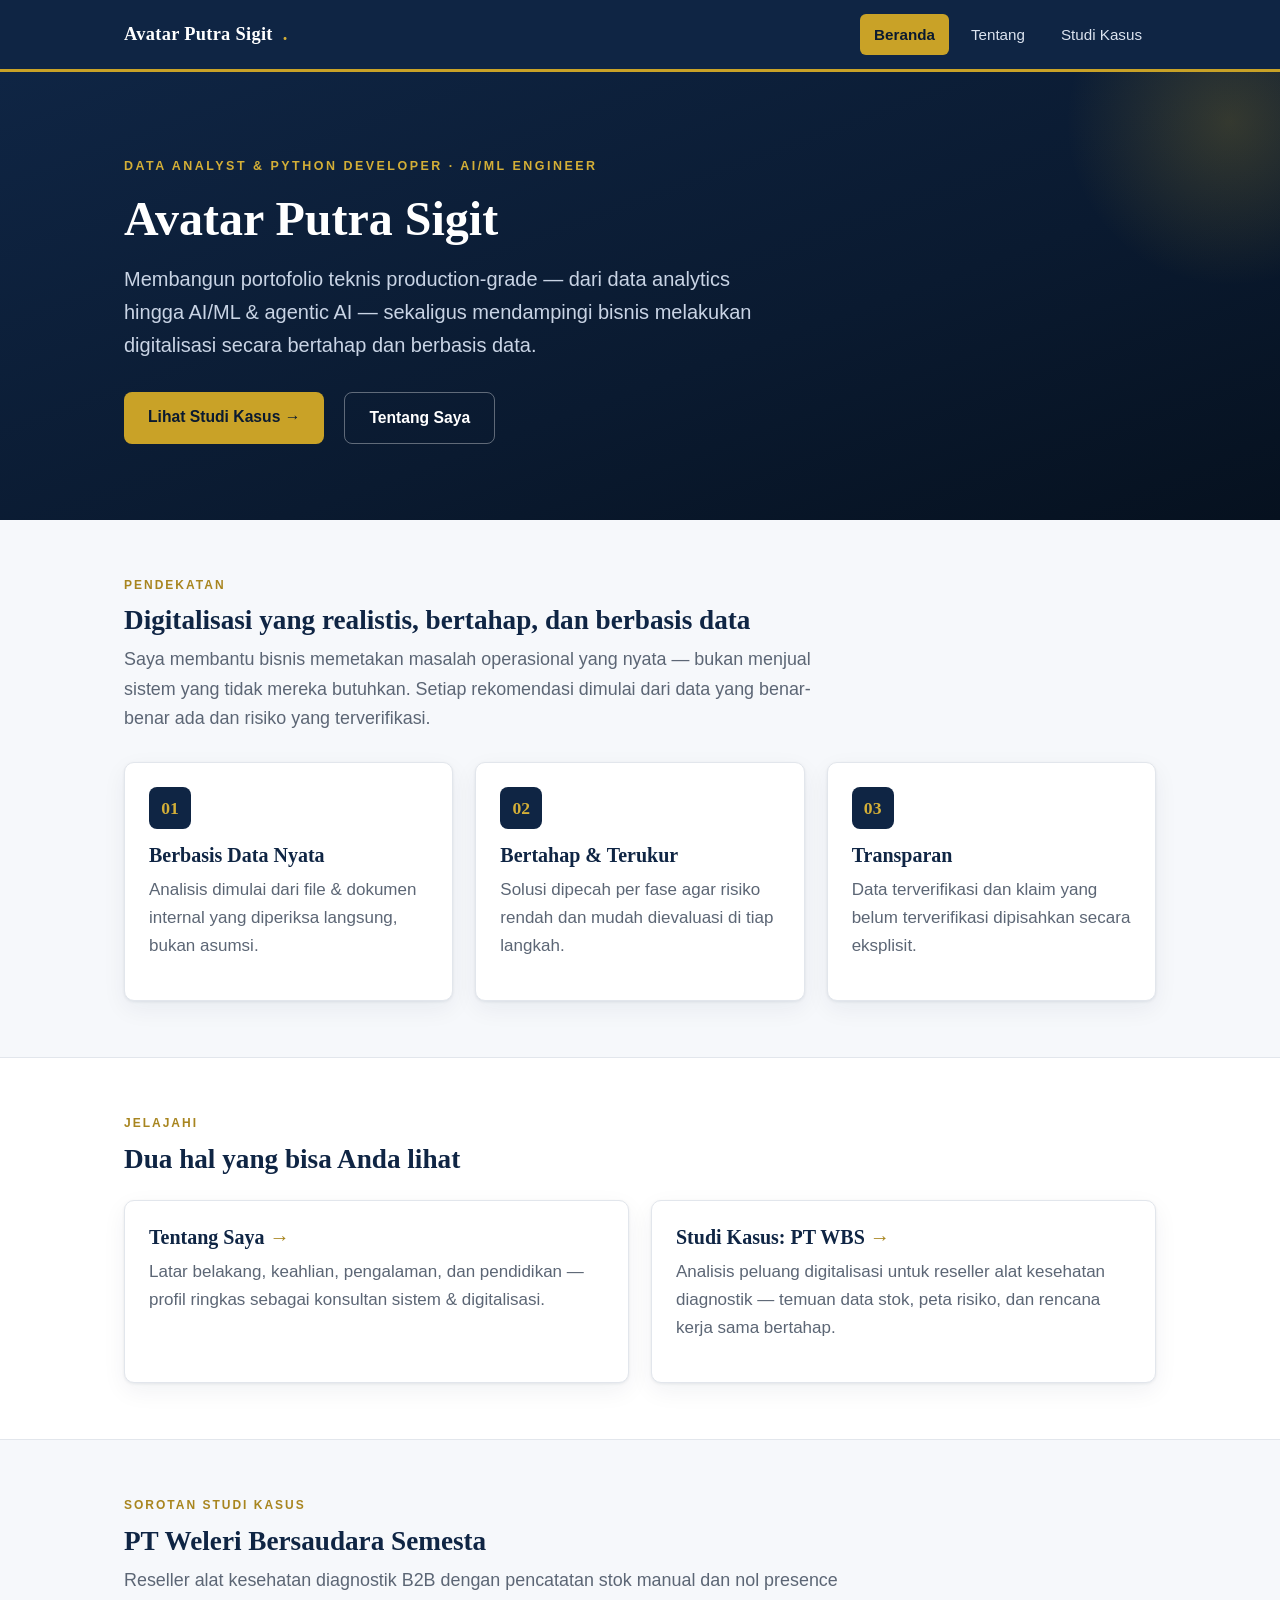
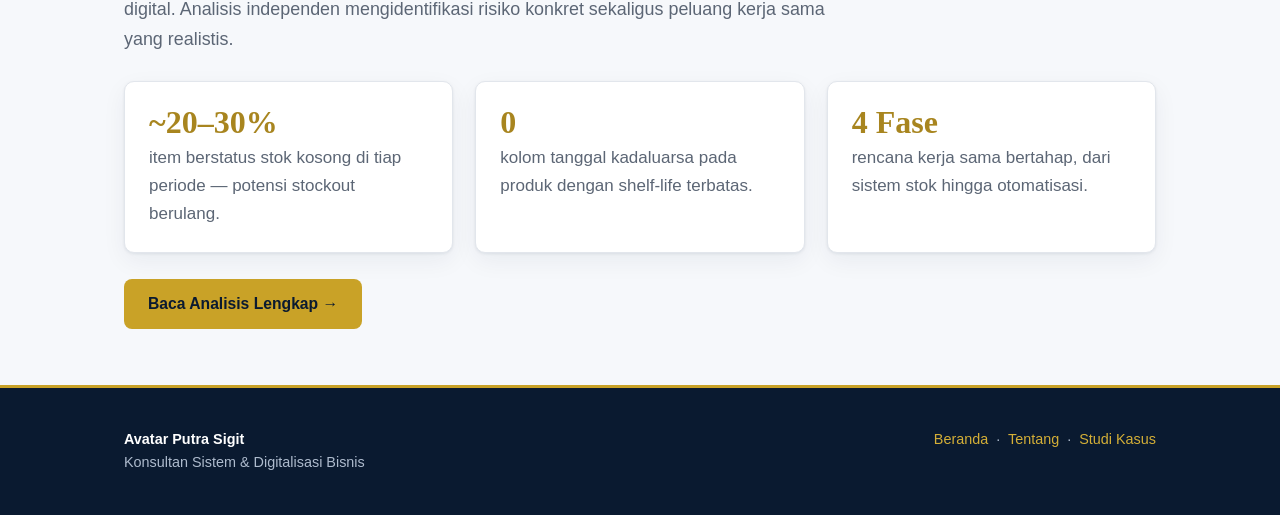
<file: index.html>
<!DOCTYPE html>
<html lang="id">
<head>
  <meta charset="UTF-8" />
  <meta name="viewport" content="width=device-width, initial-scale=1.0" />
  <title>Avatar Putra Sigit — Konsultan Sistem & Digitalisasi Bisnis</title>
  <meta name="description" content="Portofolio pribadi dan studi kasus konsultasi digitalisasi bisnis B2B — analisis peluang PT Weleri Bersaudara Semesta." />
  <link rel="stylesheet" href="style.css" />
</head>
<body>

  <header class="site-header">
    <nav class="nav">
      <a class="brand" href="index.html">Avatar Putra Sigit<span class="dot">.</span></a>
      <div class="nav-links">
        <a href="index.html" class="active">Beranda</a>
        <a href="tentang.html">Tentang</a>
        <a href="studi-kasus-wbs.html">Studi Kasus</a>
      </div>
    </nav>
  </header>

  <section class="hero">
    <div class="container">
      <div class="eyebrow">Data Analyst &amp; Python Developer · AI/ML Engineer</div>
      <h1>Avatar Putra Sigit</h1>
      <p class="tagline">
        Membangun portofolio teknis production-grade — dari data analytics hingga AI/ML &amp; agentic AI —
        sekaligus mendampingi bisnis melakukan digitalisasi secara bertahap dan berbasis data.
      </p>
      <div class="btn-row">
        <a href="studi-kasus-wbs.html" class="btn btn-primary">Lihat Studi Kasus &rarr;</a>
        <a href="tentang.html" class="btn btn-ghost">Tentang Saya</a>
      </div>
    </div>
  </section>

  <main>
    <!-- Value proposition -->
    <section>
      <div class="container">
        <div class="section-label">Pendekatan</div>
        <h2>Digitalisasi yang realistis, bertahap, dan berbasis data</h2>
        <p class="lead">
          Saya membantu bisnis memetakan masalah operasional yang nyata — bukan menjual sistem yang tidak
          mereka butuhkan. Setiap rekomendasi dimulai dari data yang benar-benar ada dan risiko yang terverifikasi.
        </p>

        <div class="grid grid-3" style="margin-top: 28px;">
          <div class="card">
            <div class="icon">01</div>
            <h3>Berbasis Data Nyata</h3>
            <p class="text-muted">Analisis dimulai dari file &amp; dokumen internal yang diperiksa langsung, bukan asumsi.</p>
          </div>
          <div class="card">
            <div class="icon">02</div>
            <h3>Bertahap &amp; Terukur</h3>
            <p class="text-muted">Solusi dipecah per fase agar risiko rendah dan mudah dievaluasi di tiap langkah.</p>
          </div>
          <div class="card">
            <div class="icon">03</div>
            <h3>Transparan</h3>
            <p class="text-muted">Data terverifikasi dan klaim yang belum terverifikasi dipisahkan secara eksplisit.</p>
          </div>
        </div>
      </div>
    </section>

    <!-- Navigation to the two other pages -->
    <section class="section-alt">
      <div class="container">
        <div class="section-label">Jelajahi</div>
        <h2>Dua hal yang bisa Anda lihat</h2>
        <div class="grid grid-2" style="margin-top: 24px;">
          <a class="card link-card" href="tentang.html">
            <h3>Tentang Saya <span class="arrow">&rarr;</span></h3>
            <p class="text-muted">
              Latar belakang, keahlian, pengalaman, dan pendidikan — profil ringkas sebagai
              konsultan sistem &amp; digitalisasi.
            </p>
          </a>
          <a class="card link-card" href="studi-kasus-wbs.html">
            <h3>Studi Kasus: PT WBS <span class="arrow">&rarr;</span></h3>
            <p class="text-muted">
              Analisis peluang digitalisasi untuk reseller alat kesehatan diagnostik — temuan data
              stok, peta risiko, dan rencana kerja sama bertahap.
            </p>
          </a>
        </div>
      </div>
    </section>

    <!-- Case study teaser -->
    <section>
      <div class="container">
        <div class="section-label">Sorotan Studi Kasus</div>
        <h2>PT Weleri Bersaudara Semesta</h2>
        <p class="lead">
          Reseller alat kesehatan diagnostik B2B dengan pencatatan stok manual dan nol presence digital.
          Analisis independen mengidentifikasi risiko konkret sekaligus peluang kerja sama yang realistis.
        </p>
        <div class="grid grid-3" style="margin-top: 26px;">
          <div class="card">
            <span class="num">~20&ndash;30%</span>
            <p class="text-muted mb-0">item berstatus stok kosong di tiap periode — potensi stockout berulang.</p>
          </div>
          <div class="card">
            <span class="num">0</span>
            <p class="text-muted mb-0">kolom tanggal kadaluarsa pada produk dengan shelf-life terbatas.</p>
          </div>
          <div class="card">
            <span class="num">4 Fase</span>
            <p class="text-muted mb-0">rencana kerja sama bertahap, dari sistem stok hingga otomatisasi.</p>
          </div>
        </div>
        <div class="btn-row" style="margin-top: 26px;">
          <a href="studi-kasus-wbs.html" class="btn btn-primary">Baca Analisis Lengkap &rarr;</a>
        </div>
      </div>
    </section>
  </main>

  <footer class="site-footer">
    <div class="container foot-grid">
      <div>
        <strong style="color:#fff;">Avatar Putra Sigit</strong><br />
        Konsultan Sistem &amp; Digitalisasi Bisnis
      </div>
      <div>
        <a href="index.html">Beranda</a> &nbsp;·&nbsp;
        <a href="tentang.html">Tentang</a> &nbsp;·&nbsp;
        <a href="studi-kasus-wbs.html">Studi Kasus</a>
      </div>
    </div>
  </footer>

</body>
</html>
</file>
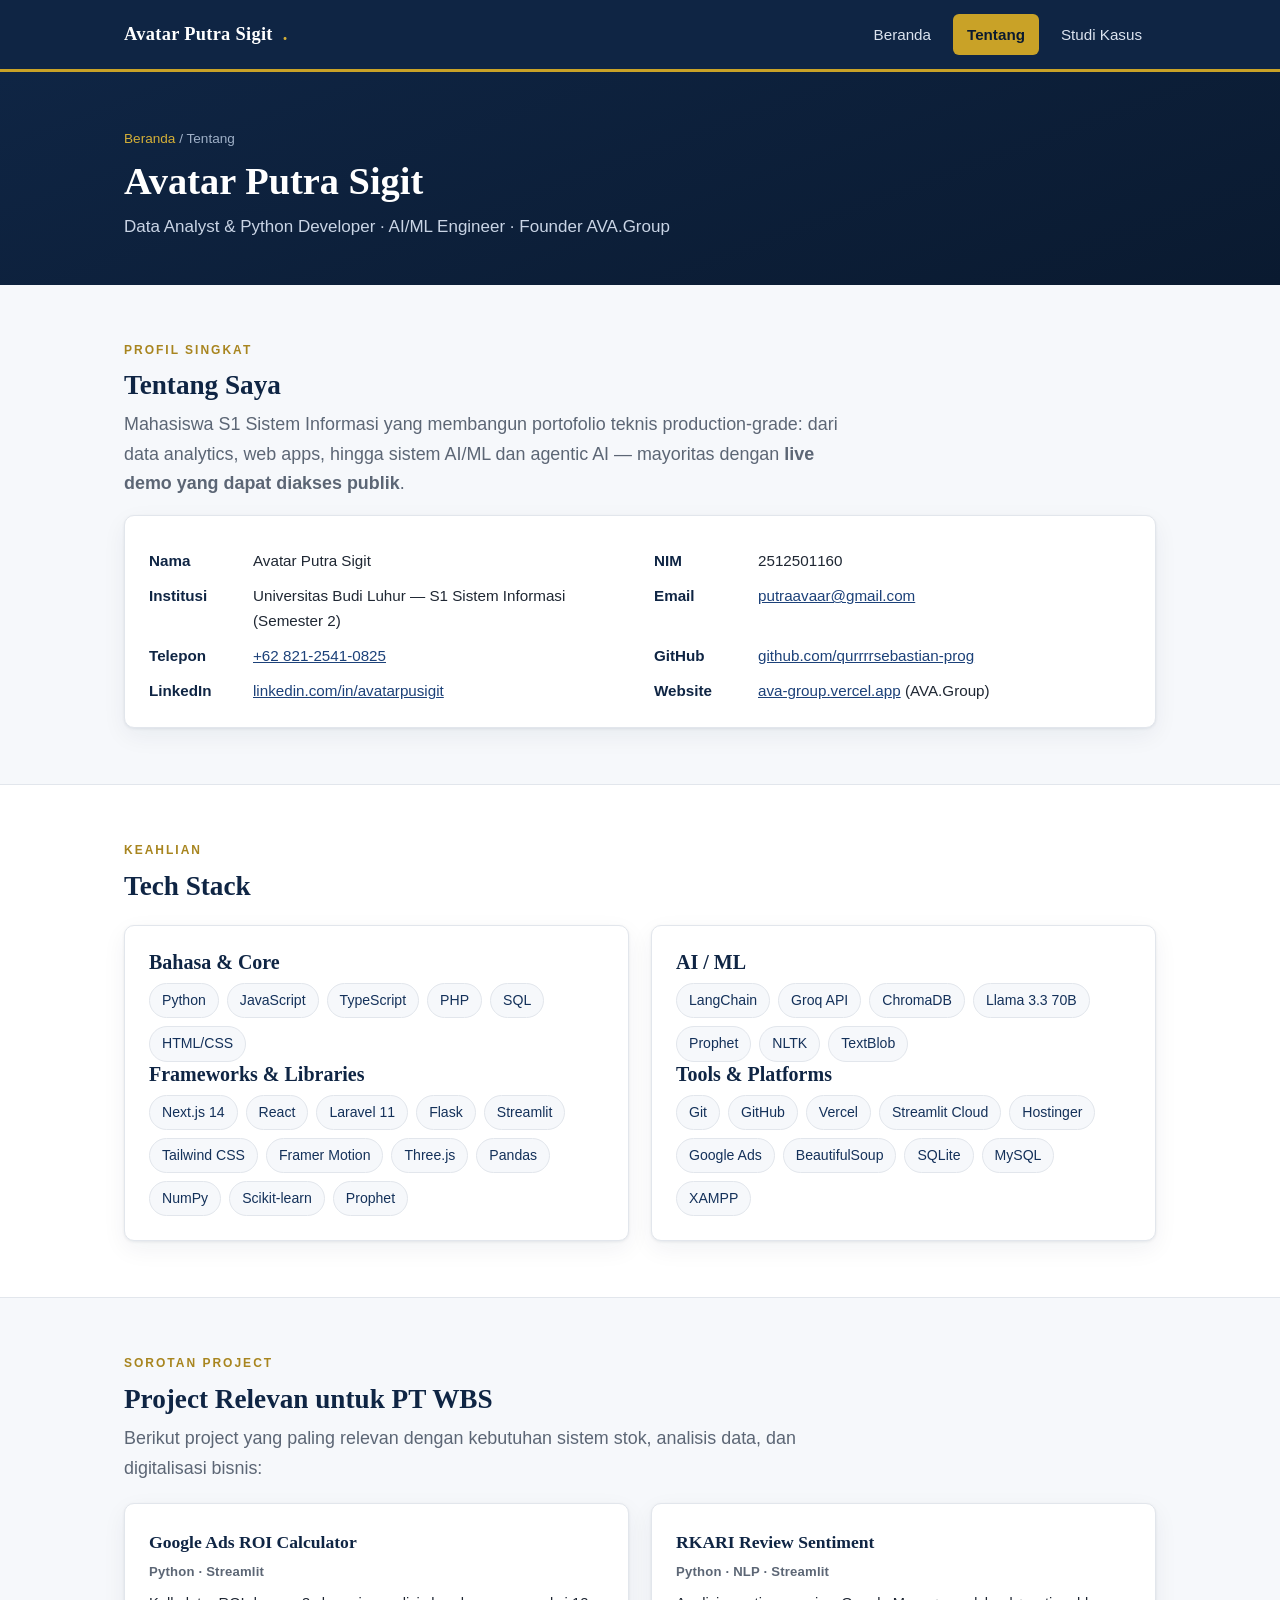
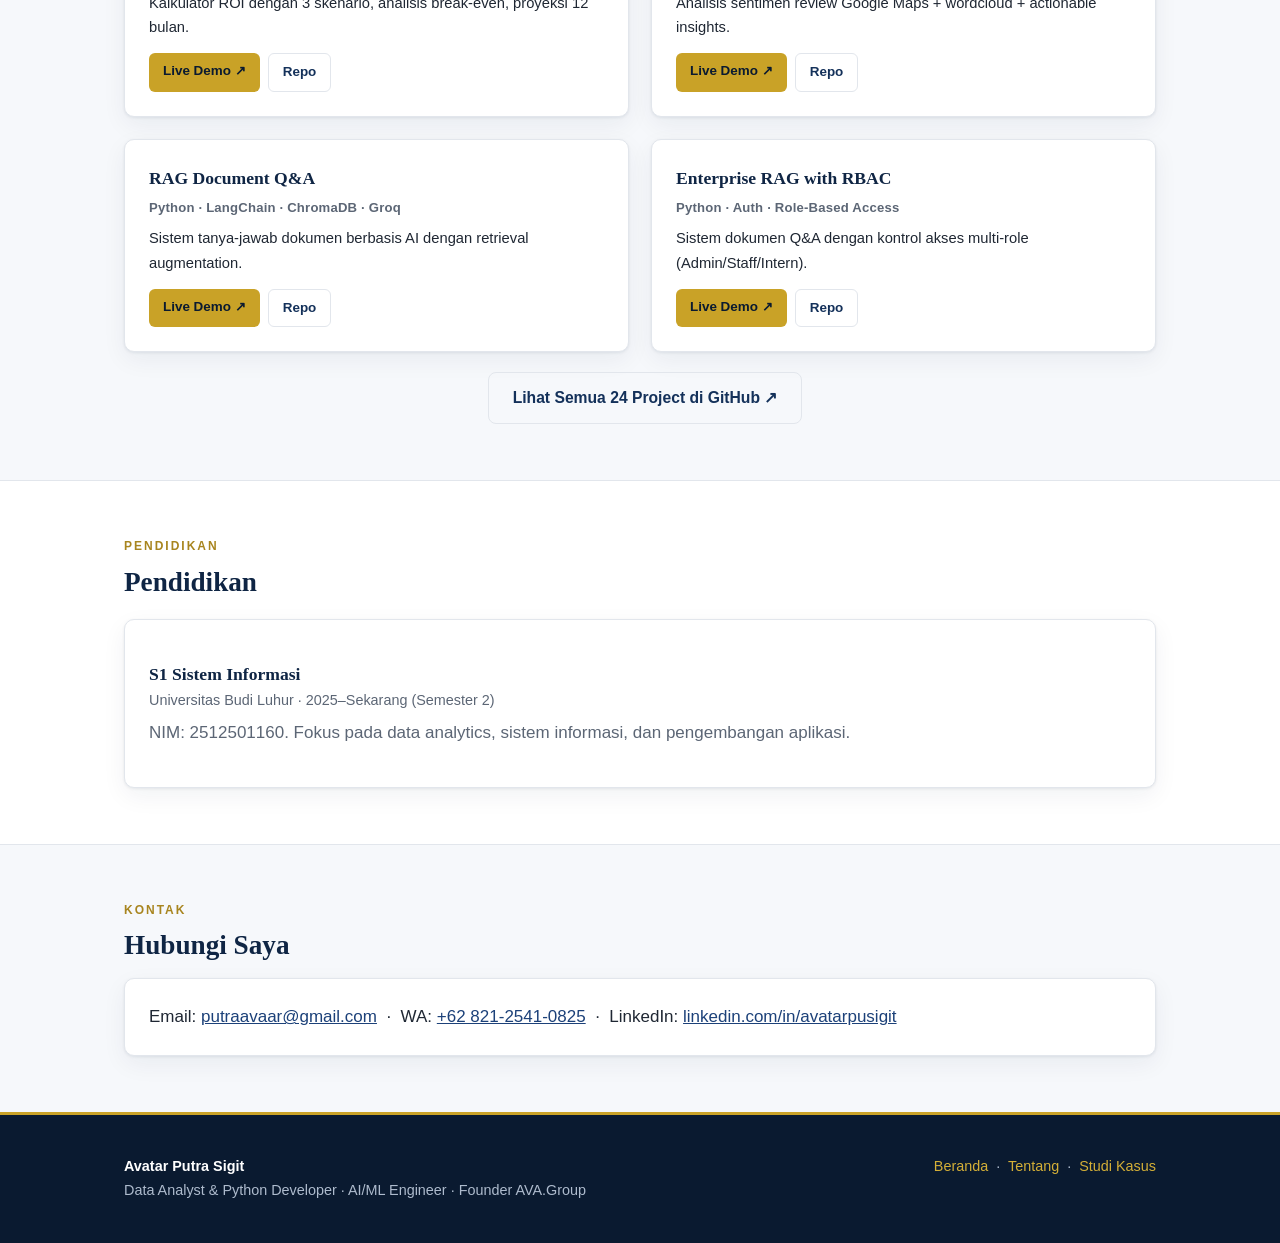
<file: tentang.html>
<!DOCTYPE html>
<html lang="id">
<head>
  <meta charset="UTF-8" />
  <meta name="viewport" content="width=device-width, initial-scale=1.0" />
  <title>Tentang — Avatar Putra Sigit</title>
  <meta name="description" content="Profil Avatar Putra Sigit — Data Analyst & Python Developer, AI/ML Engineer, Founder AVA.Group. 24 project publik dengan live demo." />
  <link rel="stylesheet" href="style.css" />
</head>
<body>

  <header class="site-header">
    <nav class="nav">
      <a class="brand" href="index.html">Avatar Putra Sigit<span class="dot">.</span></a>
      <div class="nav-links">
        <a href="index.html">Beranda</a>
        <a href="tentang.html" class="active">Tentang</a>
        <a href="studi-kasus-wbs.html">Studi Kasus</a>
      </div>
    </nav>
  </header>

  <div class="page-head">
    <div class="container">
      <div class="breadcrumb"><a href="index.html">Beranda</a> / Tentang</div>
      <h1>Avatar Putra Sigit</h1>
      <p>Data Analyst &amp; Python Developer &middot; AI/ML Engineer &middot; Founder AVA.Group</p>
    </div>
  </div>

  <main>
    <!-- Profil -->
    <section>
      <div class="container">
        <div class="section-label">Profil Singkat</div>
        <h2>Tentang Saya</h2>
        <p class="lead">
          Mahasiswa S1 Sistem Informasi yang membangun portofolio teknis production-grade: dari
          data analytics, web apps, hingga sistem AI/ML dan agentic AI &mdash; mayoritas dengan
          <strong>live demo yang dapat diakses publik</strong>.
        </p>
        <div class="card" style="margin-top: 16px;">
          <div class="profile-facts">
            <div class="fact"><b>Nama</b><span>Avatar Putra Sigit</span></div>
            <div class="fact"><b>NIM</b><span>2512501160</span></div>
            <div class="fact"><b>Institusi</b><span>Universitas Budi Luhur &mdash; S1 Sistem Informasi (Semester 2)</span></div>
            <div class="fact"><b>Email</b><span><a href="mailto:putraavaar@gmail.com">putraavaar@gmail.com</a></span></div>
            <div class="fact"><b>Telepon</b><span><a href="tel:+6282125410825">+62 821-2541-0825</a></span></div>
            <div class="fact"><b>GitHub</b><span><a href="https://github.com/qurrrrsebastian-prog" target="_blank" rel="noopener">github.com/qurrrrsebastian-prog</a></span></div>
            <div class="fact"><b>LinkedIn</b><span><a href="https://www.linkedin.com/in/avatarpusigit/" target="_blank" rel="noopener">linkedin.com/in/avatarpusigit</a></span></div>
            <div class="fact"><b>Website</b><span><a href="https://ava-group.vercel.app" target="_blank" rel="noopener">ava-group.vercel.app</a> (AVA.Group)</span></div>
          </div>
        </div>
      </div>
    </section>

    <!-- Skills -->
    <section class="section-alt">
      <div class="container">
        <div class="section-label">Keahlian</div>
        <h2>Tech Stack</h2>
        <div class="grid grid-2" style="margin-top: 22px;">
          <div class="card">
            <h3 class="mt-0">Bahasa &amp; Core</h3>
            <div class="skill-tags">
              <span>Python</span><span>JavaScript</span><span>TypeScript</span>
              <span>PHP</span><span>SQL</span><span>HTML/CSS</span>
            </div>
            <h3>Frameworks &amp; Libraries</h3>
            <div class="skill-tags">
              <span>Next.js 14</span><span>React</span><span>Laravel 11</span><span>Flask</span>
              <span>Streamlit</span><span>Tailwind CSS</span><span>Framer Motion</span>
              <span>Three.js</span><span>Pandas</span><span>NumPy</span><span>Scikit-learn</span><span>Prophet</span>
            </div>
          </div>
          <div class="card">
            <h3 class="mt-0">AI / ML</h3>
            <div class="skill-tags">
              <span>LangChain</span><span>Groq API</span><span>ChromaDB</span><span>Llama 3.3 70B</span>
              <span>Prophet</span><span>NLTK</span><span>TextBlob</span>
            </div>
            <h3>Tools &amp; Platforms</h3>
            <div class="skill-tags">
              <span>Git</span><span>GitHub</span><span>Vercel</span><span>Streamlit Cloud</span>
              <span>Hostinger</span><span>Google Ads</span><span>BeautifulSoup</span>
              <span>SQLite</span><span>MySQL</span><span>XAMPP</span>
            </div>
          </div>
        </div>
      </div>
    </section>

    <!-- Highlight Projects -->
    <section>
      <div class="container">
        <div class="section-label">Sorotan Project</div>
        <h2>Project Relevan untuk PT WBS</h2>
        <p class="lead">
          Berikut project yang paling relevan dengan kebutuhan sistem stok, analisis data,
          dan digitalisasi bisnis:
        </p>

        <div class="grid grid-2" style="margin-top: 20px;">
          <div class="card proj">
            <div class="proj-name">Google Ads ROI Calculator</div>
            <div class="tech">Python &middot; Streamlit</div>
            <p class="proj-desc">Kalkulator ROI dengan 3 skenario, analisis break-even, proyeksi 12 bulan.</p>
            <div class="proj-links">
              <a class="link-demo" href="https://app-ads-roi-calculator-kxgcphzjq3wmbwzgebvfpe.streamlit.app" target="_blank" rel="noopener">Live Demo &nearr;</a>
              <a class="link-repo" href="https://github.com/qurrrrsebastian-prog/google-ads-roi-calculator" target="_blank" rel="noopener">Repo</a>
            </div>
          </div>
          <div class="card proj">
            <div class="proj-name">RKARI Review Sentiment</div>
            <div class="tech">Python &middot; NLP &middot; Streamlit</div>
            <p class="proj-desc">Analisis sentimen review Google Maps + wordcloud + actionable insights.</p>
            <div class="proj-links">
              <a class="link-demo" href="https://rkari-review-sentiment-kyecuudet7xh6quwfeorqq.streamlit.app" target="_blank" rel="noopener">Live Demo &nearr;</a>
              <a class="link-repo" href="https://github.com/qurrrrsebastian-prog/rkari-review-sentiment" target="_blank" rel="noopener">Repo</a>
            </div>
          </div>
          <div class="card proj">
            <div class="proj-name">RAG Document Q&amp;A</div>
            <div class="tech">Python &middot; LangChain &middot; ChromaDB &middot; Groq</div>
            <p class="proj-desc">Sistem tanya-jawab dokumen berbasis AI dengan retrieval augmentation.</p>
            <div class="proj-links">
              <a class="link-demo" href="https://qurrrrsebastian-prog-rag-document-qa-app-m2sk1y.streamlit.app" target="_blank" rel="noopener">Live Demo &nearr;</a>
              <a class="link-repo" href="https://github.com/qurrrrsebastian-prog/rag-document-qa" target="_blank" rel="noopener">Repo</a>
            </div>
          </div>
          <div class="card proj">
            <div class="proj-name">Enterprise RAG with RBAC</div>
            <div class="tech">Python &middot; Auth &middot; Role-Based Access</div>
            <p class="proj-desc">Sistem dokumen Q&A dengan kontrol akses multi-role (Admin/Staff/Intern).</p>
            <div class="proj-links">
              <a class="link-demo" href="https://qurrrrsebastian-prog-enterprise-rag-rbac-app-21foi1.streamlit.app" target="_blank" rel="noopener">Live Demo &nearr;</a>
              <a class="link-repo" href="https://github.com/qurrrrsebastian-prog/enterprise-rag-rbac" target="_blank" rel="noopener">Repo</a>
            </div>
          </div>
        </div>

        <div class="btn-row" style="margin-top: 20px; justify-content: center;">
          <a href="https://github.com/qurrrrsebastian-prog" target="_blank" rel="noopener" class="btn btn-ghost" style="color: var(--navy-700); border-color: var(--line);">Lihat Semua 24 Project di GitHub &nearr;</a>
        </div>
      </div>
    </section>

    <!-- Pendidikan -->
    <section class="section-alt">
      <div class="container">
        <div class="section-label">Pendidikan</div>
        <h2>Pendidikan</h2>
        <div class="card" style="margin-top: 20px;">
          <div class="cv-item">
            <div class="cv-role">S1 Sistem Informasi</div>
            <div class="cv-meta">Universitas Budi Luhur &middot; 2025&ndash;Sekarang (Semester 2)</div>
            <p class="mb-0 text-muted">NIM: 2512501160. Fokus pada data analytics, sistem informasi, dan pengembangan aplikasi.</p>
          </div>
        </div>
      </div>
    </section>

    <!-- Kontak -->
    <section>
      <div class="container">
        <div class="section-label">Kontak</div>
        <h2>Hubungi Saya</h2>
        <div class="card" style="margin-top: 16px;">
          <p class="mb-0">
            Email: <a href="mailto:putraavaar@gmail.com">putraavaar@gmail.com</a> &nbsp;&middot;&nbsp;
            WA: <a href="https://wa.me/6282125410825" target="_blank">+62 821-2541-0825</a> &nbsp;&middot;&nbsp;
            LinkedIn: <a href="https://www.linkedin.com/in/avatarpusigit/" target="_blank" rel="noopener">linkedin.com/in/avatarpusigit</a>
          </p>
        </div>
      </div>
    </section>
  </main>

  <footer class="site-footer">
    <div class="container foot-grid">
      <div>
        <strong style="color:#fff;">Avatar Putra Sigit</strong><br />
        Data Analyst &amp; Python Developer &middot; AI/ML Engineer &middot; Founder AVA.Group
      </div>
      <div>
        <a href="index.html">Beranda</a> &nbsp;&middot;&nbsp;
        <a href="tentang.html">Tentang</a> &nbsp;&middot;&nbsp;
        <a href="studi-kasus-wbs.html">Studi Kasus</a>
      </div>
    </div>
  </footer>

</body>
</html>
</file>
<file: style.css>
/* ==========================================================================
   PT WBS — Portofolio & Studi Kasus Konsultasi
   Palet: Navy + Gold. Desain B2B profesional, responsive.
   ========================================================================== */

:root {
  --navy-900: #0a1a30;
  --navy-800: #0f2544;
  --navy-700: #14315a;
  --navy-600: #1c4179;
  --gold-500: #c9a227;
  --gold-400: #d4af37;
  --gold-600: #a8851f;
  --ink: #1f2733;
  --muted: #5c6675;
  --line: #e2e6ec;
  --bg: #f6f8fb;
  --card: #ffffff;
  --ok-bg: #e8f3ec;
  --ok-fg: #1d7a44;
  --warn-bg: #fdf3e3;
  --warn-fg: #9a6b12;
  --danger-bg: #fbeaea;
  --danger-fg: #a12626;
  --shadow: 0 1px 3px rgba(15, 37, 68, .08), 0 8px 24px rgba(15, 37, 68, .06);
  --radius: 10px;
  --maxw: 1080px;
  --sans: "Segoe UI", Roboto, "Helvetica Neue", Arial, sans-serif;
  --serif: Georgia, "Times New Roman", serif;
}

* { box-sizing: border-box; }

html { scroll-behavior: smooth; }

body {
  margin: 0;
  font-family: var(--sans);
  color: var(--ink);
  background: var(--bg);
  line-height: 1.65;
  font-size: 17px;
  -webkit-font-smoothing: antialiased;
}

h1, h2, h3, h4 { font-family: var(--serif); color: var(--navy-800); line-height: 1.25; }
h2 { font-size: 1.7rem; margin: 0 0 .5rem; }
h3 { font-size: 1.25rem; margin: 1.6rem 0 .5rem; }
p { margin: 0 0 1rem; }
a { color: var(--navy-600); }

.container { max-width: var(--maxw); margin: 0 auto; padding: 0 24px; }

/* ---------- Top navigation ---------- */
.site-header {
  background: var(--navy-800);
  color: #fff;
  position: sticky;
  top: 0;
  z-index: 50;
  border-bottom: 3px solid var(--gold-500);
}
.nav {
  display: flex;
  align-items: center;
  justify-content: space-between;
  gap: 16px;
  padding: 14px 24px;
  max-width: var(--maxw);
  margin: 0 auto;
}
.brand {
  font-family: var(--serif);
  font-weight: 700;
  font-size: 1.15rem;
  color: #fff;
  text-decoration: none;
  letter-spacing: .3px;
  display: flex;
  align-items: center;
  gap: 10px;
}
.brand .dot { color: var(--gold-400); }
.nav-links { display: flex; gap: 8px; flex-wrap: wrap; }
.nav-links a {
  color: #dbe3ef;
  text-decoration: none;
  padding: 8px 14px;
  border-radius: 6px;
  font-size: .95rem;
  transition: background .15s, color .15s;
}
.nav-links a:hover { background: rgba(255,255,255,.08); color: #fff; }
.nav-links a.active { background: var(--gold-500); color: var(--navy-900); font-weight: 600; }

/* ---------- Hero ---------- */
.hero {
  background: linear-gradient(160deg, var(--navy-800) 0%, var(--navy-900) 60%, #06111f 100%);
  color: #fff;
  padding: 84px 0 76px;
  position: relative;
  overflow: hidden;
}
.hero::after {
  content: "";
  position: absolute;
  right: -120px; top: -120px;
  width: 340px; height: 340px;
  background: radial-gradient(circle, rgba(201,162,39,.22), transparent 68%);
  border-radius: 50%;
}
.hero .eyebrow {
  text-transform: uppercase;
  letter-spacing: 2.5px;
  font-size: .78rem;
  color: var(--gold-400);
  font-weight: 700;
  margin-bottom: 12px;
}
.hero h1 { color: #fff; font-size: 3rem; margin: 0 0 14px; }
.hero .tagline { font-size: 1.25rem; color: #c9d4e5; max-width: 640px; margin: 0 0 30px; }
.placeholder-tag {
  background: rgba(201,162,39,.16);
  border: 1px dashed var(--gold-400);
  color: var(--gold-400);
  padding: 0 8px;
  border-radius: 4px;
  font-family: var(--sans);
  font-size: .9em;
}

.btn {
  display: inline-block;
  padding: 12px 24px;
  border-radius: 8px;
  text-decoration: none;
  font-weight: 600;
  font-size: .98rem;
  transition: transform .12s, box-shadow .12s, background .15s;
}
.btn-primary { background: var(--gold-500); color: var(--navy-900); }
.btn-primary:hover { background: var(--gold-400); transform: translateY(-1px); }
.btn-ghost { border: 1px solid rgba(255,255,255,.35); color: #fff; margin-left: 10px; }
.btn-ghost:hover { background: rgba(255,255,255,.08); }
.btn-row { margin-top: 8px; display: flex; flex-wrap: wrap; gap: 10px; }

/* ---------- Sections ---------- */
main section { padding: 56px 0; }
.section-alt { background: #fff; border-top: 1px solid var(--line); border-bottom: 1px solid var(--line); }
.lead { font-size: 1.12rem; color: var(--muted); max-width: 720px; }
.section-label {
  text-transform: uppercase;
  letter-spacing: 2px;
  font-size: .75rem;
  color: var(--gold-600);
  font-weight: 700;
  margin-bottom: 8px;
}

/* ---------- Cards grid ---------- */
.grid { display: grid; gap: 22px; }
.grid-2 { grid-template-columns: repeat(2, 1fr); }
.grid-3 { grid-template-columns: repeat(3, 1fr); }
.card {
  background: var(--card);
  border: 1px solid var(--line);
  border-radius: var(--radius);
  padding: 24px;
  box-shadow: var(--shadow);
}
.card h3 { margin-top: 0; }
.card .num {
  font-family: var(--serif);
  font-size: 2rem;
  color: var(--gold-600);
  font-weight: 700;
  display: block;
  line-height: 1;
  margin-bottom: 6px;
}
.card .icon {
  width: 42px; height: 42px;
  border-radius: 8px;
  background: var(--navy-800);
  color: var(--gold-400);
  display: flex; align-items: center; justify-content: center;
  font-family: var(--serif); font-weight: 700; font-size: 1.1rem;
  margin-bottom: 14px;
}

/* ---------- Stat cards (new) ---------- */
.stat-card { text-align: center; padding: 28px 20px; }
.stat-num {
  font-family: var(--serif);
  font-size: 2.6rem;
  color: var(--navy-800);
  font-weight: 700;
  line-height: 1;
  display: block;
}
.stat-unit {
  font-size: 1.3rem;
  color: var(--gold-600);
}
.stat-label {
  font-size: .9rem;
  color: var(--muted);
  margin-top: 8px;
  line-height: 1.4;
}

/* ---------- Risk cards (new) ---------- */
.risk-grid { display: grid; gap: 18px; }
.risk-card {
  background: var(--card);
  border: 1px solid var(--line);
  border-radius: var(--radius);
  padding: 24px;
  box-shadow: var(--shadow);
  border-left: 5px solid var(--danger-fg);
}
.risk-card.risk-med { border-left-color: var(--warn-fg); }
.risk-card.risk-low { border-left-color: var(--ok-fg); }
.risk-card h3 { margin-top: 0; font-size: 1.15rem; }
.risk-card p { font-size: .95rem; margin-bottom: 8px; }
.risk-card p:last-child { margin-bottom: 0; }
.risk-badge {
  display: inline-block;
  padding: 3px 12px;
  border-radius: 999px;
  font-size: .72rem;
  font-weight: 700;
  letter-spacing: .5px;
  margin-bottom: 10px;
}
.risk-high .risk-badge { background: var(--danger-bg); color: var(--danger-fg); }
.risk-med .risk-badge { background: var(--warn-bg); color: var(--warn-fg); }
.risk-low .risk-badge { background: var(--ok-bg); color: var(--ok-fg); }
.risk-impact {
  font-size: .9rem;
  color: var(--muted);
  border-top: 1px solid var(--line);
  padding-top: 10px;
  margin-top: 10px;
}

/* ---------- Feature link cards (landing nav) ---------- */
.link-card {
  display: block;
  text-decoration: none;
  color: inherit;
  transition: transform .12s, box-shadow .12s, border-color .12s;
}
.link-card:hover { transform: translateY(-3px); border-color: var(--gold-400); box-shadow: 0 10px 30px rgba(15,37,68,.12); }
.link-card .arrow { color: var(--gold-600); font-weight: 700; }

/* ---------- Tables ---------- */
.table-wrap { overflow-x: auto; border-radius: var(--radius); border: 1px solid var(--line); box-shadow: var(--shadow); }
table.data {
  width: 100%;
  border-collapse: collapse;
  background: #fff;
  font-size: .95rem;
  min-width: 560px;
}
table.data thead th {
  background: var(--navy-800);
  color: #fff;
  text-align: left;
  padding: 12px 16px;
  font-family: var(--sans);
  font-weight: 600;
  font-size: .9rem;
}
table.data td, table.data th { padding: 11px 16px; border-bottom: 1px solid var(--line); vertical-align: top; }
table.data tbody tr:nth-child(even) { background: #fafbfd; }
table.data tbody tr:hover { background: #f2f6fc; }
.num-cell { text-align: right; font-variant-numeric: tabular-nums; white-space: nowrap; }

/* ---------- Status badges ---------- */
.badge {
  display: inline-block;
  padding: 2px 10px;
  border-radius: 999px;
  font-size: .78rem;
  font-weight: 600;
  font-family: var(--sans);
  white-space: nowrap;
}
.badge-ok { background: var(--ok-bg); color: var(--ok-fg); }
.badge-warn { background: var(--warn-bg); color: var(--warn-fg); }
.badge-danger { background: var(--danger-bg); color: var(--danger-fg); }

/* ---------- Chart ---------- */
.chart-card { background: #fff; border: 1px solid var(--line); border-radius: var(--radius); padding: 24px; box-shadow: var(--shadow); }
.chart-holder { position: relative; height: 380px; width: 100%; }
.chart-note { font-size: .85rem; color: var(--muted); margin-top: 12px; }

/* ---------- Timeline (phases) ---------- */
.timeline { display: grid; gap: 18px; }
.phase {
  background: #fff;
  border: 1px solid var(--line);
  border-left: 5px solid var(--gold-500);
  border-radius: var(--radius);
  padding: 20px 24px;
  box-shadow: var(--shadow);
}
.phase .phase-head { display: flex; align-items: baseline; justify-content: space-between; gap: 12px; flex-wrap: wrap; }
.phase .phase-tag {
  font-family: var(--serif);
  color: var(--navy-800);
  font-weight: 700;
  font-size: 1.1rem;
}
.phase .phase-time {
  background: var(--navy-800);
  color: var(--gold-400);
  padding: 3px 12px;
  border-radius: 999px;
  font-size: .8rem;
  font-weight: 600;
}
.phase p { margin: 8px 0 0; }
.phase .answers { color: var(--muted); font-size: .95rem; }
.phase ul { margin: 10px 0 0; padding-left: 20px; }
.phase li { margin-bottom: 6px; font-size: .95rem; }
.phase .phase-price {
  margin-top: 14px;
  padding-top: 12px;
  border-top: 1px solid var(--line);
  font-size: .95rem;
  color: var(--navy-700);
}
.phase .phase-price strong { color: var(--navy-800); font-size: 1.1rem; }
.phase-optional {
  opacity: .85;
  border-left-color: var(--muted);
}
.phase-optional .phase-tag { color: var(--muted); }

/* ROI Callout */
.roi-callout {
  background: linear-gradient(135deg, #e8f3ec 0%, #f0f7f2 100%);
  border-left-color: var(--ok-fg);
}
.roi-callout h3 { color: var(--ok-fg); margin-top: 0; }

/* ---------- Callouts ---------- */
.callout {
  border-radius: var(--radius);
  padding: 20px 24px;
  border: 1px solid var(--line);
  background: #fff;
  border-left: 5px solid var(--navy-600);
}
.callout.transparency { border-left-color: var(--gold-500); background: #fffdf6; }
.callout h3 { margin-top: 0; }
.callout ul { margin: 8px 0 0; padding-left: 20px; }
.callout li { margin-bottom: 6px; }

.placeholder {
  background: repeating-linear-gradient(45deg, #fff7e0, #fff7e0 12px, #fff2cc 12px, #fff2cc 24px);
  border: 1px dashed var(--gold-600);
  color: var(--gold-600);
  font-weight: 600;
  padding: 2px 8px;
  border-radius: 4px;
  font-size: .92em;
}
.fill-note { color: var(--muted); font-style: italic; font-size: .92rem; }

/* ---------- CV blocks ---------- */
.cv-item { padding: 16px 0; border-bottom: 1px solid var(--line); }
.cv-item:last-child { border-bottom: none; }
.cv-item .cv-role { font-weight: 700; color: var(--navy-800); font-family: var(--serif); font-size: 1.1rem; }
.cv-item .cv-meta { color: var(--muted); font-size: .9rem; margin-bottom: 6px; }
.skill-tags { display: flex; flex-wrap: wrap; gap: 8px; margin-top: 6px; }
.skill-tags span {
  background: var(--bg);
  border: 1px solid var(--line);
  color: var(--navy-700);
  padding: 5px 12px;
  border-radius: 999px;
  font-size: .88rem;
}

/* ---------- Page header (interior pages) ---------- */
.page-head {
  background: linear-gradient(160deg, var(--navy-800), var(--navy-900));
  color: #fff;
  padding: 56px 0 44px;
}
.page-head h1 { color: #fff; font-size: 2.4rem; margin: 6px 0 8px; }
.page-head p { color: #c9d4e5; max-width: 720px; margin: 0; }
.breadcrumb { font-size: .85rem; color: #9fb0c7; margin-bottom: 4px; }
.breadcrumb a { color: var(--gold-400); text-decoration: none; }

/* ---------- Footer ---------- */
.site-footer {
  background: var(--navy-900);
  color: #aebbcd;
  padding: 40px 0;
  font-size: .9rem;
  border-top: 3px solid var(--gold-500);
}
.site-footer a { color: var(--gold-400); text-decoration: none; }
.site-footer .foot-grid { display: flex; justify-content: space-between; gap: 20px; flex-wrap: wrap; }

/* ---------- Utility ---------- */
.mt-0 { margin-top: 0; }
.mb-0 { margin-bottom: 0; }
.text-muted { color: var(--muted); }
.disclaimer { font-size: .85rem; color: var(--muted); border-top: 1px solid var(--line); padding-top: 16px; margin-top: 8px; }

/* ---------- Projects (Tentang) ---------- */
.phase-heading {
  display: flex; align-items: center; gap: 12px;
  margin: 34px 0 4px;
}
.phase-heading h3 { margin: 0; }
.phase-heading .count {
  background: var(--navy-800); color: var(--gold-400);
  font-family: var(--sans); font-size: .75rem; font-weight: 700;
  padding: 3px 10px; border-radius: 999px;
}
.proj { display: flex; flex-direction: column; }
.proj .proj-name { font-family: var(--serif); font-weight: 700; color: var(--navy-800); font-size: 1.1rem; margin: 0 0 4px; }
.proj .tech { color: var(--muted); font-size: .82rem; font-weight: 600; letter-spacing: .2px; margin-bottom: 8px; }
.proj .proj-desc { font-size: .92rem; color: var(--ink); margin: 0 0 auto; }
.proj .flag { color: var(--warn-fg); font-size: .82rem; font-style: italic; margin-top: 8px; }
.proj-links { display: flex; gap: 8px; margin-top: 14px; flex-wrap: wrap; }
.proj-links a {
  font-size: .84rem; text-decoration: none; padding: 7px 14px;
  border-radius: 6px; font-weight: 600; transition: background .15s, transform .1s;
}
.proj-links a:hover { transform: translateY(-1px); }
.link-demo { background: var(--gold-500); color: var(--navy-900); }
.link-demo:hover { background: var(--gold-400); }
.link-repo { border: 1px solid var(--line); color: var(--navy-700); background: #fff; }
.link-repo:hover { background: var(--bg); }
.no-demo { color: var(--muted); font-size: .82rem; align-self: center; }

.profile-facts { display: grid; grid-template-columns: repeat(2, 1fr); gap: 10px 28px; margin-top: 8px; }
.profile-facts .fact { display: flex; gap: 8px; font-size: .95rem; }
.profile-facts .fact b { color: var(--navy-800); min-width: 96px; }

/* ---------- Responsive ---------- */
@media (max-width: 860px) {
  .grid-2, .grid-3 { grid-template-columns: 1fr; }
  .profile-facts { grid-template-columns: 1fr; }
  .hero h1 { font-size: 2.2rem; }
  .hero { padding: 60px 0 54px; }
  h2 { font-size: 1.45rem; }
  body { font-size: 16px; }
  .risk-grid { grid-template-columns: 1fr; }
}
@media (max-width: 560px) {
  .nav { flex-direction: column; align-items: flex-start; gap: 10px; }
  .nav-links { width: 100%; }
  .btn-ghost { margin-left: 0; margin-top: 10px; display: inline-block; }
  .foot-grid { flex-direction: column; }
  .stat-num { font-size: 2rem; }
}
</file>
